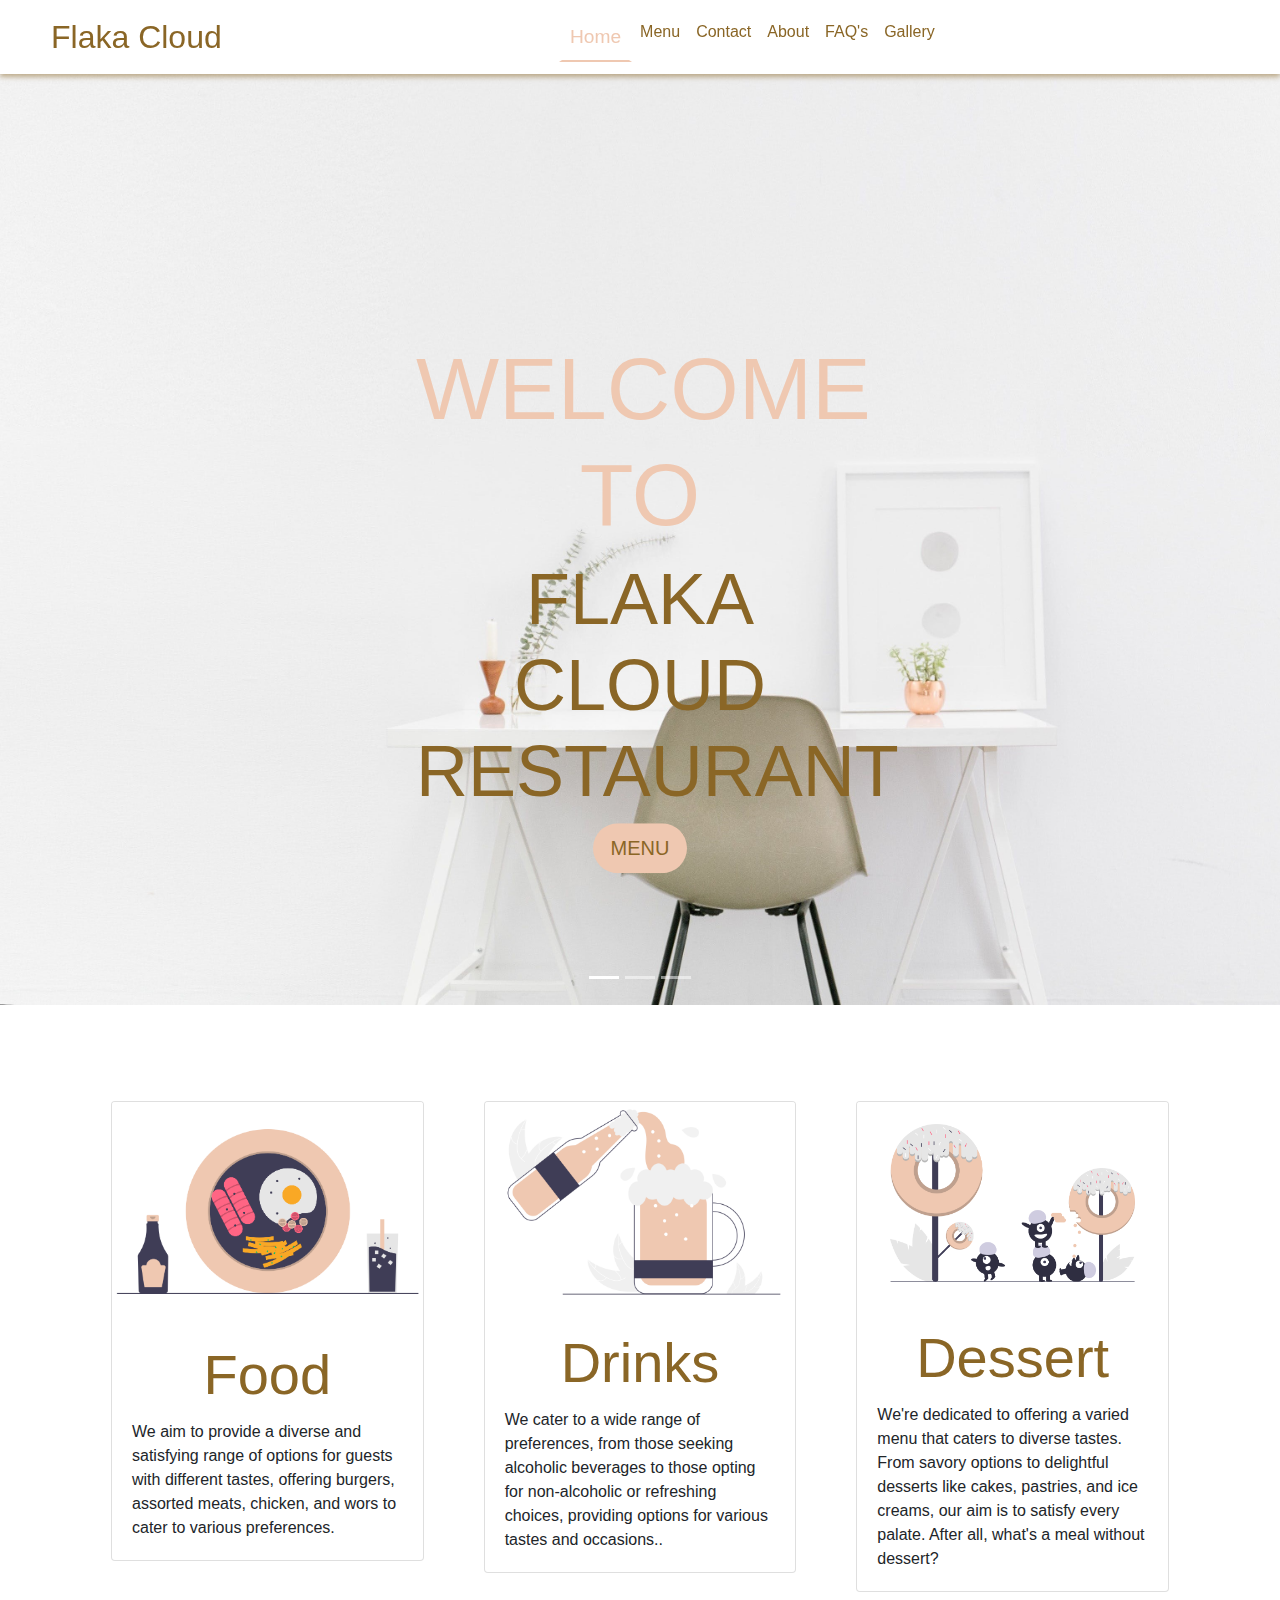
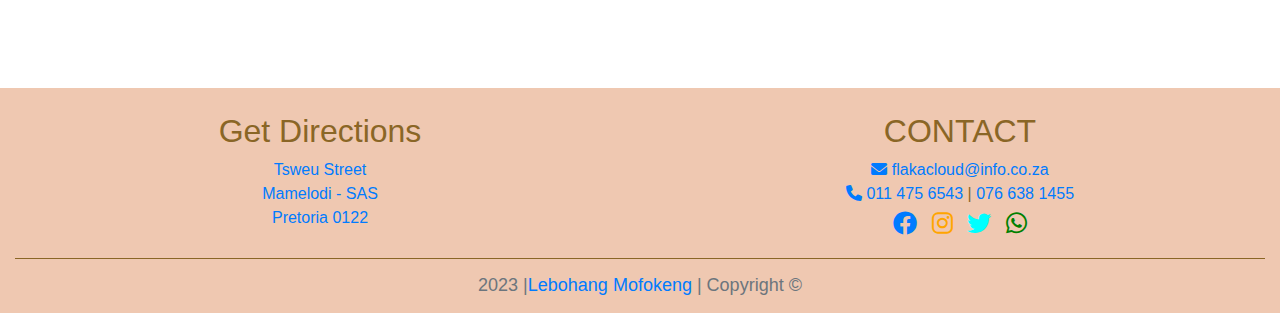
<file: index.html>
<!DOCTYPE html>
<html lang="en">
<head>
  <meta charset="UTF-8">
  <meta name="viewport" content="width=device-width, initial-scale=1.0">
  <title>Home</title>

  <link rel="stylesheet" href="https://cdnjs.cloudflare.com/ajax/libs/font-awesome/6.0.0-beta3/css/all.min.css">

  <link rel="stylesheet" href="https://cdn.jsdelivr.net/npm/bootstrap@4.0.0/dist/css/bootstrap.min.css" integrity="sha384-Gn5384xqQ1aoWXA+058RXPxPg6fy4IWvTNh0E263XmFcJlSAwiGgFAW/dAiS6JXm" crossorigin="anonymous">

  <style>
    .embed-responsive-item.custom-width {
        width: 100%; 
    }
</style>
<link rel="stylesheet" href="navlink.css">

</head>
<body>

  <nav class="navbar navbar-expand-md navbar-light sticky-top" style="background-color: white;">
    <!-- <img src="img/flaka_logo-removebg-preview.png" alt="Your Logo"> -->
    <a class="navbar-brand" style="color: #8a6626; padding-left: 35px; font-size: xx-large; display: flex; align-items: center;" href="index.html">Flaka Cloud</a>

    <button class="navbar-toggler" type="button" data-toggle="collapse" data-target="#navbarNav" aria-controls="navbarNav" aria-expanded="false" aria-label="Toggle navigation">
      <span class="navbar-toggler-icon"></span>
    </button>
    <div class="collapse navbar-collapse" id="navbarNav">
      <ul class="navbar-nav m-sm-auto" >
        <li class="nav-item ">
          <a class="nav-link active" style="color: #efc8b1;" href="index.html">Home </a>
        </li>
        <li class="nav-item">
          <a class="nav-link" href="newMenu.html">Menu</a>
        </li>
        <li class="nav-item">
          <a class="nav-link" href="contact.html">Contact</a>
          <li class="nav-item">
            <a class="nav-link" href="about_us.html">About</a>
          </li>
          <li class="nav-item">
            <a class="nav-link" href="FAQ.html">FAQ's</a>
          </li>
        </li>
        <li class="nav-item">
          <a class="nav-link " href="gallery.html">Gallery</a>
        </li>
      </ul>
    </div>
  </nav>

  <!-- Image Carousel/Slider Section -->
<div id="carouselExampleIndicators" class="carousel slide" data-ride="carousel">
    <ol class="carousel-indicators">
      <li data-target="#carouselExampleIndicators" data-slide-to="0" class="active"></li>
      <li data-target="#carouselExampleIndicators" data-slide-to="1"></li>
      <li data-target="#carouselExampleIndicators" data-slide-to="2"></li>
    </ol>
    <div class="carousel-inner" style="height: max-content;">
   
      <div class="carousel-item active">
        <img class="d-block w-100 " src="IMAGES/welcom.jpg" alt="Second slide">
        <div class="carousel-caption text-center" style="position: absolute; top: 50%; left: 50%; transform: translate(-50%, -50%);">
          <h5 class="display-2" style="color: #efc8b1; font-weight: 400; width: 100%;">WELCOME TO </h5>
          <h5 class="display-3" style="color: #8a6626; font-weight: 400;">FLAKA CLOUD RESTAURANT</h5>
          <a class="btn btn-lg" style="background-color: #efc8b1; font-weight: 500; border-width: 2px; color: #8a6626; border-radius: 25px;" href="menu.html" role="button">MENU</a>
  
        </div>
      </div>
      <div class="carousel-item">
        <img class="d-block w-100 " src="IMAGES/taste.jpg" alt="Third slide">
        <div class="carousel-caption text-center" style="position: absolute; top: 50%; left: 50%; transform: translate(-50%, -50%);">
          <h5 class="display-2" style="color: #efc8b1; font-weight: 400;">TASTE</h5>
          <h5 class="display-3" style="color: #8a6626; font-weight: 400;">LOCATED NOWHERE</h5>
          <a class="btn btn-lg" style="background-color: #efc8b1; font-weight: 500; border-width: 2px; color: #8a6626; border-radius: 25px;" href="menu.html" role="button">MENU</a>
        </div>
      </div>
  
      <div class="carousel-item">
        <img class="d-block w-100 " src="IMAGES/dine.jpg" alt="Third slide">
        <div class="carousel-caption text-center" style="position: absolute; top: 50%; left: 50%; transform: translate(-50%, -50%);">
          <h5 class="display-2" style="color: #efc8b1; font-weight: 400;">COME DINE</h5>
          <h5 class="display-3" style="color: #8a6626; font-weight: 400;"> WITH US</h5>
          <a class="btn btn-lg" style="background-color: #efc8b1; font-weight: 500; border-width: 2px; color: #8a6626; border-radius: 25px;" href="menu.html" role="button">MENU</a>
        </div>
      </div>
    </div>
  </div>


   <div class="row justify-content-center m-5 p-5">
        <div class="card-deck ">
          <div class="col-sm-4">
            <div class="card">
              <img class="card-img-top" src="IMAGES/food.png" alt="Card image cap">
              <div class="card-body">
                <h5 class="display-4 text-center card-title" style="color: #8a6626;">Food</h5>
                <p class="card-text">We aim to provide a diverse and satisfying range of options for guests with different tastes, offering burgers, assorted meats, chicken, and wors to cater to various preferences.</p>
              </div>
            </div>
            </div>

             <div class="col-sm-4">
            <div class="card">
                <img class="card-img-top" src="IMAGES/drink.png" alt="Card image cap">
                <div class="card-body">
                  <h5 class="display-4 text-center card-title" style="color: #8a6626;">Drinks</h5>
                  <p class="card-text">We cater to a wide range of preferences, from those seeking alcoholic beverages to those opting for non-alcoholic or refreshing choices, providing options for various tastes and occasions..</p>
                </div>
              </div>
            </div>

          <div class="col-sm-4">
            <div class="card">
                <img class="card-img-top" src="IMAGES/desert.png" alt="Card image cap">
                <div class="card-body">
                  <h5 class="display-4 text-center card-title" style="color: #8a6626;">Dessert</h5>
                  <p class="card-text">
                    We're dedicated to offering a varied menu that caters to diverse tastes. From savory options to delightful desserts like cakes, pastries, and ice creams, our aim is to satisfy every palate. After all, what's a meal without dessert?</p>
                </div>
              </div>
            </div>
            </div>
    </div>

  
<!-- FOOTER -->
<div class="jumbotron-fluid ">
  <div class="container-fluid" style="background-color: #efc8b1; width: 100%; height:max-content;">
    <div class="row text-center pt-4" >
      <div class="col-sm-6 ">
        
        <h5 class="display-4 " style="color: #8a6626; font-size: xx-large; font-weight: 300;">Get Directions</h5>
           <!-- Icon for address -->
          <a href="https://www.google.com/maps/dir/?api=1&destination=Tsweu+St,+Mamelodi+-+SAS,+Pretoria,+0122"
                    target="_blank"> Tsweu Street <br> Mamelodi - SAS <br> Pretoria 0122 </a>
        
      </div>
      <div class="col-sm-6 ">
        <h5 class="display-4" style="color: #8a6626; font-size: xx-large; font-weight: 300;">CONTACT</h5>
        <a href="mailto:flakacloud@info.co.za">
          <i class="fas fa-envelope"></i> flakacloud@info.co.za <br> </a>
        <a href="tel:011 475 6543">
          <i class="fas fa-phone"></i> 011 475 6543 </a> <a style="color: #8a6626;">  |  </a>
        <a href="tel:076 638 1455">
          076 638 1455</a>
          <br>
          <a href="https://www.facebook.com/flakacloud/" target="_blank" style="margin-right: 10px; font-size: 24px;"><i class="fab fa-facebook"></i></a>
          <a href="https://www.instagram.com/flakacloud/" style="margin-right: 10px; font-size: 24px; color: orange;"><i class="fab fa-instagram"></i></a>
          <a href="https://twitter.com/Leseo_Stunts/status/1385455885959503873" style="margin-right: 10px; font-size: 24px; color: aqua;"><i class="fab fa-twitter"></i></a>
          <a href="#" style="font-size: 24px; color: green;"><i class="fab fa-whatsapp"></i></a>
          
      </div>
    </div>
    <hr style="border-color: #8a6626;">
    <p class="display-4 text-center text-muted pb-3" style="color: #8a6626; font-weight: 400; font-size: large;">2023 |<a href="https://lebohangluuh.github.io/LP-Mofokeng-profile" target="_blank">Lebohang Mofokeng </a> | Copyright ©</p>
  </div>
</div>

    
    <script src="https://code.jquery.com/jquery-3.2.1.slim.min.js" integrity="sha384-KJ3o2DKtIkvYIK3UENzmM7KCkRr/rE9/Qpg6aAZGJwFDMVNA/GpGFF93hXpG5KkN" crossorigin="anonymous"></script>
    <script src="https://cdn.jsdelivr.net/npm/popper.js@1.12.9/dist/umd/popper.min.js" integrity="sha384-ApNbgh9B+Y1QKtv3Rn7W3mgPxhU9K/ScQsAP7hUibX39j7fakFPskvXusvfa0b4Q" crossorigin="anonymous"></script>
    <script src="https://cdn.jsdelivr.net/npm/bootstrap@4.0.0/dist/js/bootstrap.min.js" integrity="sha384-JZR6Spejh4U02d8jOt6vLEHfe/JQGiRRSQQxSfFWpi1MquVdAyjUar5+76PVCmYl" crossorigin="anonymous"></script>
    </body>
</html>
</file>
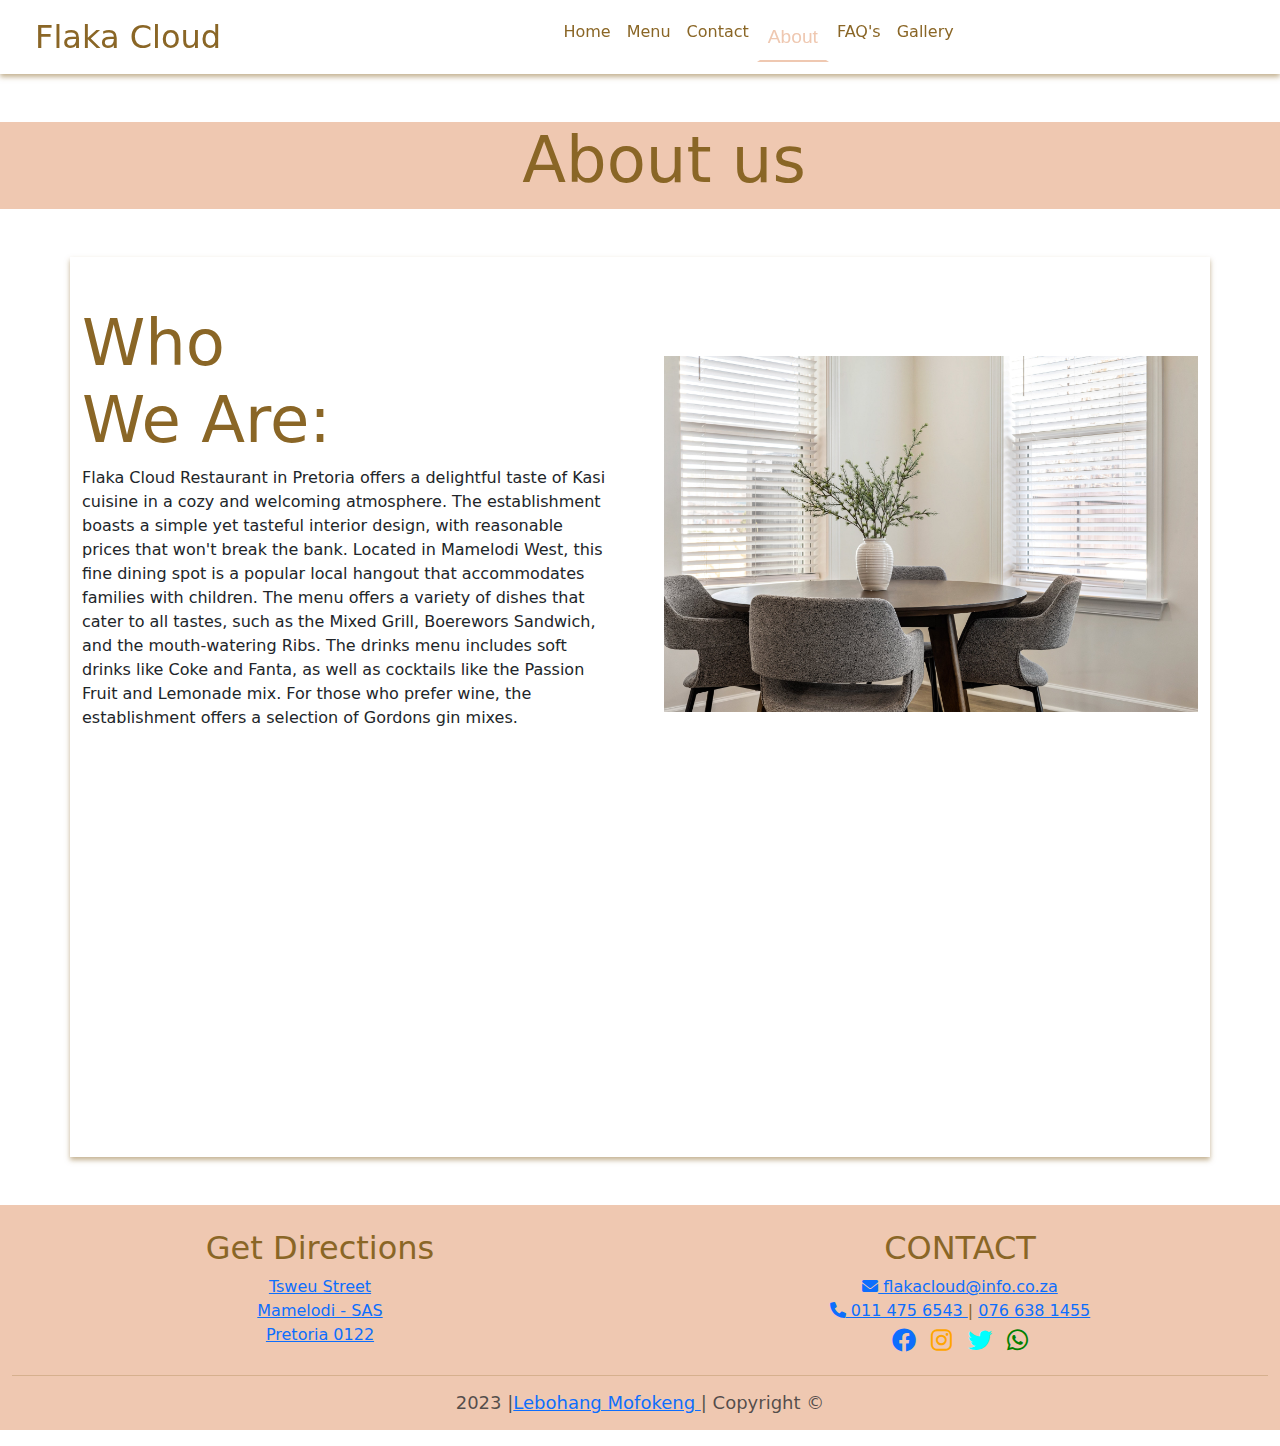
<file: about_us.html>
<!DOCTYPE html>
<html lang="en">
<head>
  <meta charset="UTF-8">
  <meta name="viewport" content="width=device-width, initial-scale=1.0">
  <title>About us</title>

  <link rel="stylesheet" href="https://cdnjs.cloudflare.com/ajax/libs/font-awesome/6.0.0-beta3/css/all.min.css">
  <link rel="stylesheet" href="https://cdn.jsdelivr.net/npm/bootstrap@4.0.0/dist/css/bootstrap.min.css" integrity="sha384-Gn5384xqQ1aoWXA+058RXPxPg6fy4IWvTNh0E263XmFcJlSAwiGgFAW/dAiS6JXm" crossorigin="anonymous">
  <link href="https://stackpath.bootstrapcdn.com/bootstrap/5.3.0/css/bootstrap.min.css" rel="stylesheet">

  <style>
    .embed-responsive-item.custom-width {
        width: 100%; 
    }
</style>
<link rel="stylesheet" href="navlink.css">

</head>
<body>

  <nav class="navbar navbar-expand-md navbar-light sticky-top" style="background-color: white;">
    <!-- <img src="img/flaka_logo-removebg-preview.png" alt="Your Logo"> -->
    <a class="navbar-brand" style="color: #8a6626; padding-left: 35px; font-size: xx-large; display: flex; align-items: center;" href="index.html">Flaka Cloud</a>

    <button class="navbar-toggler" type="button" data-toggle="collapse" data-target="#navbarNav" aria-controls="navbarNav" aria-expanded="false" aria-label="Toggle navigation">
      <span class="navbar-toggler-icon"></span>
    </button>
    <div class="collapse navbar-collapse" id="navbarNav">
      <ul class="navbar-nav m-sm-auto" >
        <li class="nav-item ">
          <a class="nav-link "  href="index.html">Home </a>
        </li>
        <li class="nav-item">
          <a class="nav-link" href="newMenu.html">Menu</a>
        </li>
        <li class="nav-item">
          <a class="nav-link" href="contact.html">Contact</a>
          <li class="nav-item">
            <a class="nav-link active" style="color: #efc8b1;" href="about_us.html">About</a>
          </li>
          <li class="nav-item">
            <a class="nav-link "  href="FAQ.html">FAQ's</a>
          </li>
        </li>
        <li class="nav-item">
          <a class="nav-link " href="gallery.html">Gallery</a>
        </li>
      </ul>
    </div>
  </nav>

<!--  -->
<h1 class="display-3 text-center mt-5 pl-5 m-0" style="color: #8a6626; background-color: #efc8b1; padding-bottom: 10px;">About us</h1>


<!--  -->
    <div class="container my-5 py-5">
        <div class="row align-items-center g-5">
            <div class="col-lg-6 text-center text-lg-start">
                <h1 class="display-3 animated slideInLeft" style="color: #8a6626;">Who<br>We Are:</h1>
                <p class="text-dark animated slideInLeft mb-4 pb-2">Flaka Cloud Restaurant in Pretoria offers a delightful taste of Kasi cuisine in a cozy and welcoming atmosphere. The establishment boasts a simple yet tasteful interior design, with reasonable prices that won't break the bank. Located in Mamelodi West, this fine dining spot is a popular local hangout that accommodates families with children.

                    The menu offers a variety of dishes that cater to all tastes, such as the Mixed Grill, Boerewors Sandwich, and the mouth-watering Ribs. The drinks menu includes soft drinks like Coke and Fanta, as well as cocktails like the Passion Fruit and Lemonade mix. For those who prefer wine, the establishment offers a selection of Gordons gin mixes.</p>
            </div>
            <div class="col-lg-6 text-center text-lg-end overflow-hidden">
                <img class="img-fluid" src="IMAGES/WELCOME.jpg" alt="">
            </div>
        </div>
    </div>

 
<!-- FOOTER -->
<div class="jumbotron-fluid pt-0">
    <div class="container-fluid" style="background-color: #efc8b1; width: 100%; height:max-content;">
      <div class="row text-center pt-4" >
        <div class="col-sm-6 ">
          
          <h5 class="display-4 " style="color: #8a6626; font-size: xx-large; font-weight: 300;">Get Directions</h5>
             <!-- Icon for address -->
            <a href="https://www.google.com/maps/dir/?api=1&destination=Tsweu+St,+Mamelodi+-+SAS,+Pretoria,+0122"
                      target="_blank"> Tsweu Street <br> Mamelodi - SAS <br> Pretoria 0122 </a>
          
        </div>
        <div class="col-sm-6 ">
          <h5 class="display-4" style="color: #8a6626; font-size: xx-large; font-weight: 300;">CONTACT</h5>
          <a href="mailto:flakacloud@info.co.za">
            <i class="fas fa-envelope"></i> flakacloud@info.co.za <br> </a>
          <a href="tel:011 475 6543">
            <i class="fas fa-phone"></i> 011 475 6543 </a> <a style="color: #8a6626;">  |  </a>
          <a href="tel:076 638 1455">
            076 638 1455</a>
            <br>
            <a href="https://www.facebook.com/flakacloud/" target="_blank" style="margin-right: 10px; font-size: 24px;"><i class="fab fa-facebook"></i></a>
            <a href="https://www.instagram.com/flakacloud/" style="margin-right: 10px; font-size: 24px; color: orange;"><i class="fab fa-instagram"></i></a>
            <a href="https://twitter.com/Leseo_Stunts/status/1385455885959503873" style="margin-right: 10px; font-size: 24px; color: aqua;"><i class="fab fa-twitter"></i></a>
            <a href="#" style="font-size: 24px; color: green;"><i class="fab fa-whatsapp"></i></a>
            
        </div>
      </div>
      <hr style="border-color: #8a6626;">
      <p class="display-4 text-center text-muted pb-3" style="color: #8a6626; font-weight: 400; font-size: large;">2023 |<a href="https://lebohangluuh.github.io/LP-Mofokeng-profile" target="_blank">Lebohang Mofokeng </a> | Copyright ©</p>
    </div>
  </div>

      <script src="https://code.jquery.com/jquery-3.2.1.slim.min.js" integrity="sha384-KJ3o2DKtIkvYIK3UENzmM7KCkRr/rE9/Qpg6aAZGJwFDMVNA/GpGFF93hXpG5KkN" crossorigin="anonymous"></script>
      <script src="https://cdn.jsdelivr.net/npm/popper.js@1.12.9/dist/umd/popper.min.js" integrity="sha384-ApNbgh9B+Y1QKtv3Rn7W3mgPxhU9K/ScQsAP7hUibX39j7fakFPskvXusvfa0b4Q" crossorigin="anonymous"></script>
      <script src="https://cdn.jsdelivr.net/npm/bootstrap@4.0.0/dist/js/bootstrap.min.js" integrity="sha384-JZR6Spejh4U02d8jOt6vLEHfe/JQGiRRSQQxSfFWpi1MquVdAyjUar5+76PVCmYl" crossorigin="anonymous"></script>
      </body>
  </html>
</file>
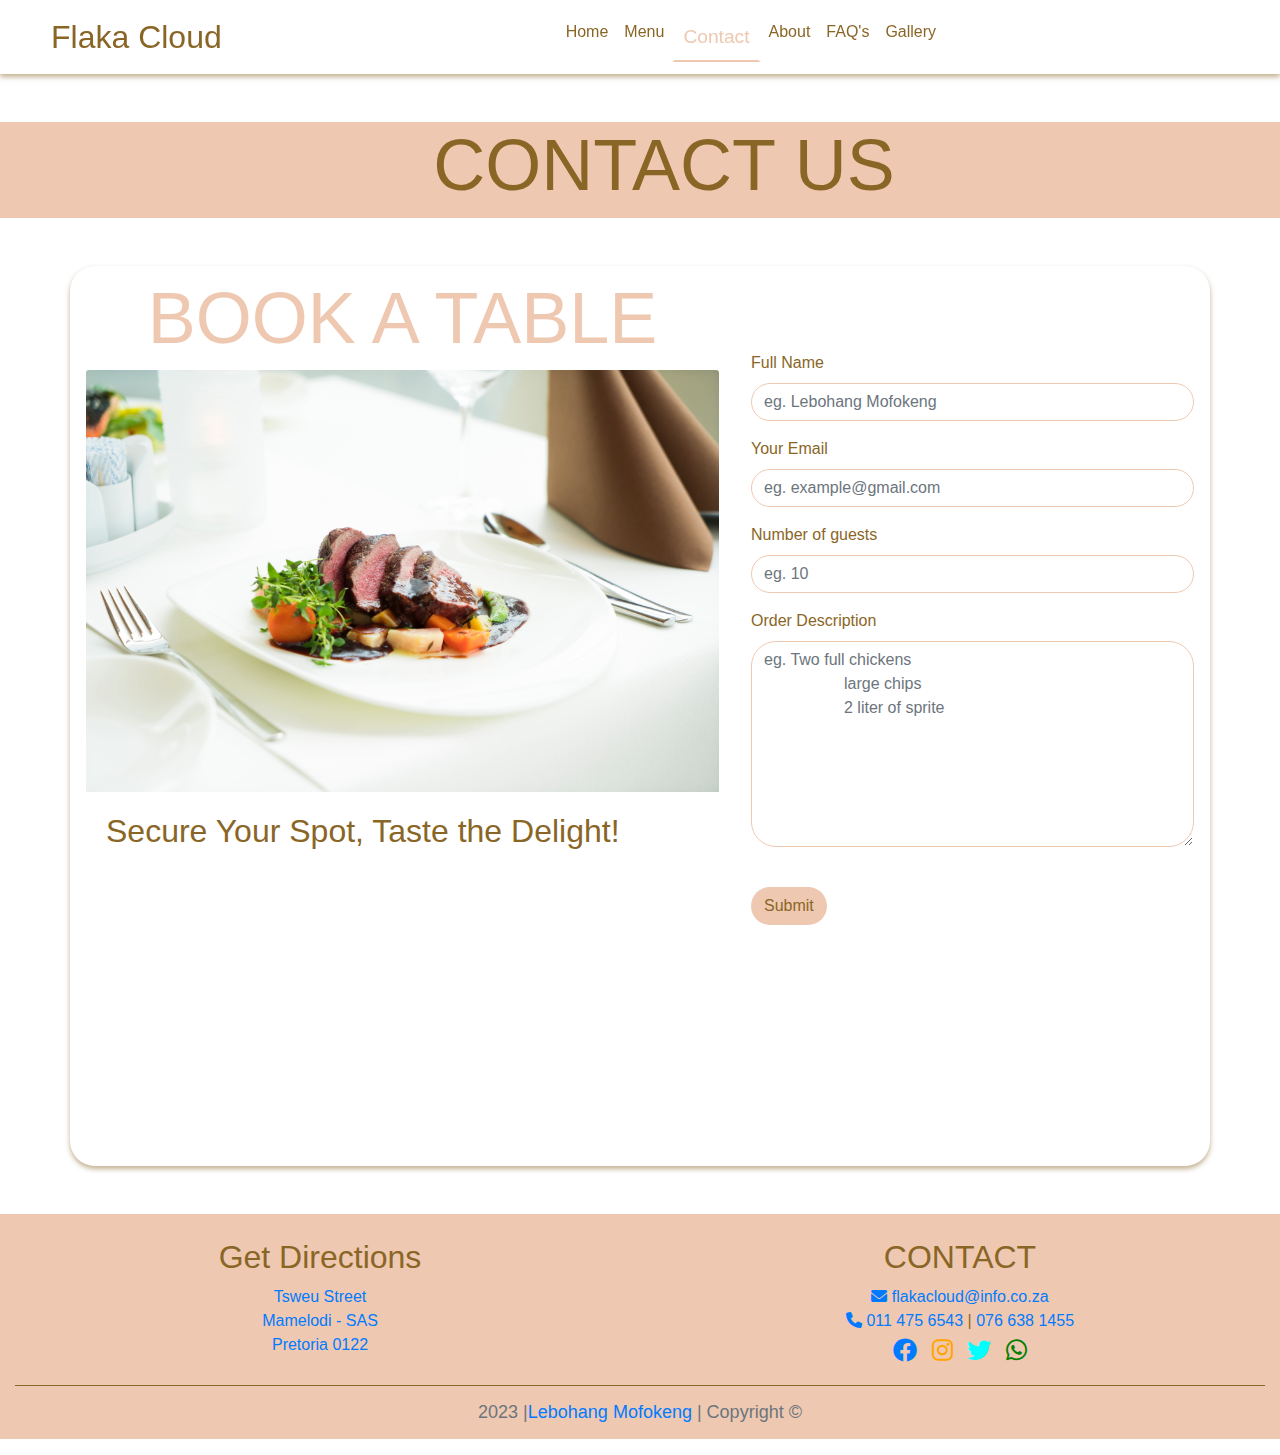
<file: contact.html>
<!DOCTYPE html>
<html lang="en">
<head>
  <meta charset="UTF-8">
  <meta name="viewport" content="width=device-width, initial-scale=1.0">
  <title>Contact</title>

  <link rel="stylesheet" href="https://cdnjs.cloudflare.com/ajax/libs/font-awesome/6.0.0-beta3/css/all.min.css">

  <link rel="stylesheet" href="https://cdn.jsdelivr.net/npm/bootstrap@4.0.0/dist/css/bootstrap.min.css" integrity="sha384-Gn5384xqQ1aoWXA+058RXPxPg6fy4IWvTNh0E263XmFcJlSAwiGgFAW/dAiS6JXm" crossorigin="anonymous">

  <style>
    .embed-responsive-item.custom-width {
        width: 100%; 
    }
</style>
<link rel="stylesheet" href="navlink.css">

</head>
<body>

  <nav class="navbar navbar-expand-md navbar-light sticky-top" style="background-color: white;">
    <!-- <img src="img/flaka_logo-removebg-preview.png" alt="Your Logo"> -->
    <a class="navbar-brand" style="color: #8a6626; padding-left: 35px; font-size: xx-large; display: flex; align-items: center;" href="index.html">Flaka Cloud</a>

    <button class="navbar-toggler" type="button" data-toggle="collapse" data-target="#navbarNav" aria-controls="navbarNav" aria-expanded="false" aria-label="Toggle navigation">
      <span class="navbar-toggler-icon"></span>
    </button>
    <div class="collapse navbar-collapse" id="navbarNav">
      <ul class="navbar-nav m-sm-auto" >
        <li class="nav-item ">
          <a class="nav-link " href="index.html">Home </a>
        </li>
        <li class="nav-item">
          <a class="nav-link" href="newMenu.html">Menu</a>
        </li>
        <li class="nav-item">
          <a class="nav-link active" style="color: #efc8b1;" href="contact.html">Contact</a>
          <li class="nav-item">
            <a class="nav-link" href="about_us.html">About</a>
          </li>
          <li class="nav-item">
            <a class="nav-link" href="FAQ.html">FAQ's</a>
          </li>
        </li>
        <li class="nav-item">
          <a class="nav-link " href="gallery.html">Gallery</a>
        </li>
      </ul>
    </div>
  </nav>
<!--  -->

<h1 class="display-3 text-center mt-5 pl-5 m-0" style="color: #8a6626; background-color: #efc8b1; padding-bottom: 10px;">CONTACT US</h1>

<section class="bg-section">
    <div class="container mt-5 mb-5" style=" border-radius: 25px; border-color: #8a6626;">
        <div class="row py-2">
        <div class="col-md-7">
            <div class="card" style="border-color: white;" >
                <h4 class="display-3 text-center" style="color: #efc8b1;">BOOK A TABLE</h4>
                <img src="IMAGES/dine.jpg" class="card-img-top" alt="...">
                <div class="card-body">
                  <h5 class="card-title display-4" style="color: #8a6626; font-size: xx-large;">Secure Your Spot,
                    Taste the Delight!</h5>
                </div>
              </div>
        </div>
        <div class="col-md-5">
            <div class="card" style="border-color: white;">
              <div class="mb-3">
                <h4 class="display-4 text-center" style="color: #fff;">BOOK A TABLE</h4>
                <label for="fullName" style="color: #8a6626;" class="form-label">Full Name</label>
                <input type="text" style="border-radius: 25px; border-color: #efc8b1;" placeholder="eg. Lebohang Mofokeng" class="form-control" id="fullName" required>
              </div>
              <div class="mb-3">
                <label for="email" style="color: #8a6626;" class="form-label">Your Email</label>
                <input type="email" style="border-radius: 25px; border-color: #efc8b1;" placeholder="eg. example@gmail.com" class="form-control" id="email" required>
              </div>
              <div class="mb-3">
                <label for="guestCount" style="color: #8a6626;" class="form-label">Number of guests</label>
                <input type="number" style="border-radius: 25px; border-color: #efc8b1;" placeholder="eg. 10" class="form-control" id="guestCount" required>
              </div>
              <div class="mb-3">
                <label for="orderDescription" style="color: #8a6626;" class="form-label">Order Description</label>
                <textarea type="text" class="form-control" required style="border-radius: 25px; border-color: #efc8b1;" placeholder="eg. Two full chickens 
                  large chips
                  2 liter of sprite" id="orderDescription" rows="8"></textarea>
              </div>
              <div class="mb-3">
                <button class="btn mt-4" style="background-color: #efc8b1; color: #8a6626; border-radius: 25px;" onclick="validateForm()">Submit</button>
              </div>
            </div>
          </div>
          
      </div>
    </div>
  </section>

<!-- FOOTER -->
<div class="jumbotron-fluid pt-0">
    <div class="container-fluid" style="background-color: #efc8b1; width: 100%; height:max-content;">
      <div class="row text-center pt-4" >
        <div class="col-sm-6 ">
          
          <h5 class="display-4 " style="color: #8a6626; font-size: xx-large; font-weight: 300;">Get Directions</h5>
            <a href="https://www.google.com/maps/dir/?api=1&destination=Tsweu+St,+Mamelodi+-+SAS,+Pretoria,+0122"
                      target="_blank"> Tsweu Street <br> Mamelodi - SAS <br> Pretoria 0122 </a>
          
        </div>
        <div class="col-sm-6 ">
          <h5 class="display-4" style="color: #8a6626; font-size: xx-large; font-weight: 300;">CONTACT</h5>
          <a href="mailto:flakacloud@info.co.za">
            <i class="fas fa-envelope"></i> flakacloud@info.co.za <br> </a>
          <a href="tel:011 475 6543">
            <i class="fas fa-phone"></i> 011 475 6543 </a> <a style="color: #8a6626;">  |  </a>
          <a href="tel:076 638 1455">
            076 638 1455</a>
            <br>
            <a href="https://www.facebook.com/flakacloud/" target="_blank" style="margin-right: 10px; font-size: 24px;"><i class="fab fa-facebook"></i></a>
            <a href="https://www.instagram.com/flakacloud/" style="margin-right: 10px; font-size: 24px; color: orange;"><i class="fab fa-instagram"></i></a>
            <a href="https://twitter.com/Leseo_Stunts/status/1385455885959503873" style="margin-right: 10px; font-size: 24px; color: aqua;"><i class="fab fa-twitter"></i></a>
            <a href="#" style="font-size: 24px; color: green;"><i class="fab fa-whatsapp"></i></a>
            
        </div>
      </div>
      <hr style="border-color: #8a6626;">
      <p class="display-4 text-center text-muted pb-3" style="color: #8a6626; font-weight: 400; font-size: large;">2023 |<a href="https://lebohangluuh.github.io/LP-Mofokeng-profile" target="_blank">Lebohang Mofokeng </a> | Copyright ©</p>
    </div>
  </div>
  
  <script src="contact.js"></script>
      
      <script src="https://code.jquery.com/jquery-3.2.1.slim.min.js" integrity="sha384-KJ3o2DKtIkvYIK3UENzmM7KCkRr/rE9/Qpg6aAZGJwFDMVNA/GpGFF93hXpG5KkN" crossorigin="anonymous"></script>
      <script src="https://cdn.jsdelivr.net/npm/popper.js@1.12.9/dist/umd/popper.min.js" integrity="sha384-ApNbgh9B+Y1QKtv3Rn7W3mgPxhU9K/ScQsAP7hUibX39j7fakFPskvXusvfa0b4Q" crossorigin="anonymous"></script>
      <script src="https://cdn.jsdelivr.net/npm/bootstrap@4.0.0/dist/js/bootstrap.min.js" integrity="sha384-JZR6Spejh4U02d8jOt6vLEHfe/JQGiRRSQQxSfFWpi1MquVdAyjUar5+76PVCmYl" crossorigin="anonymous"></script>
      </body>
  </html>
</file>
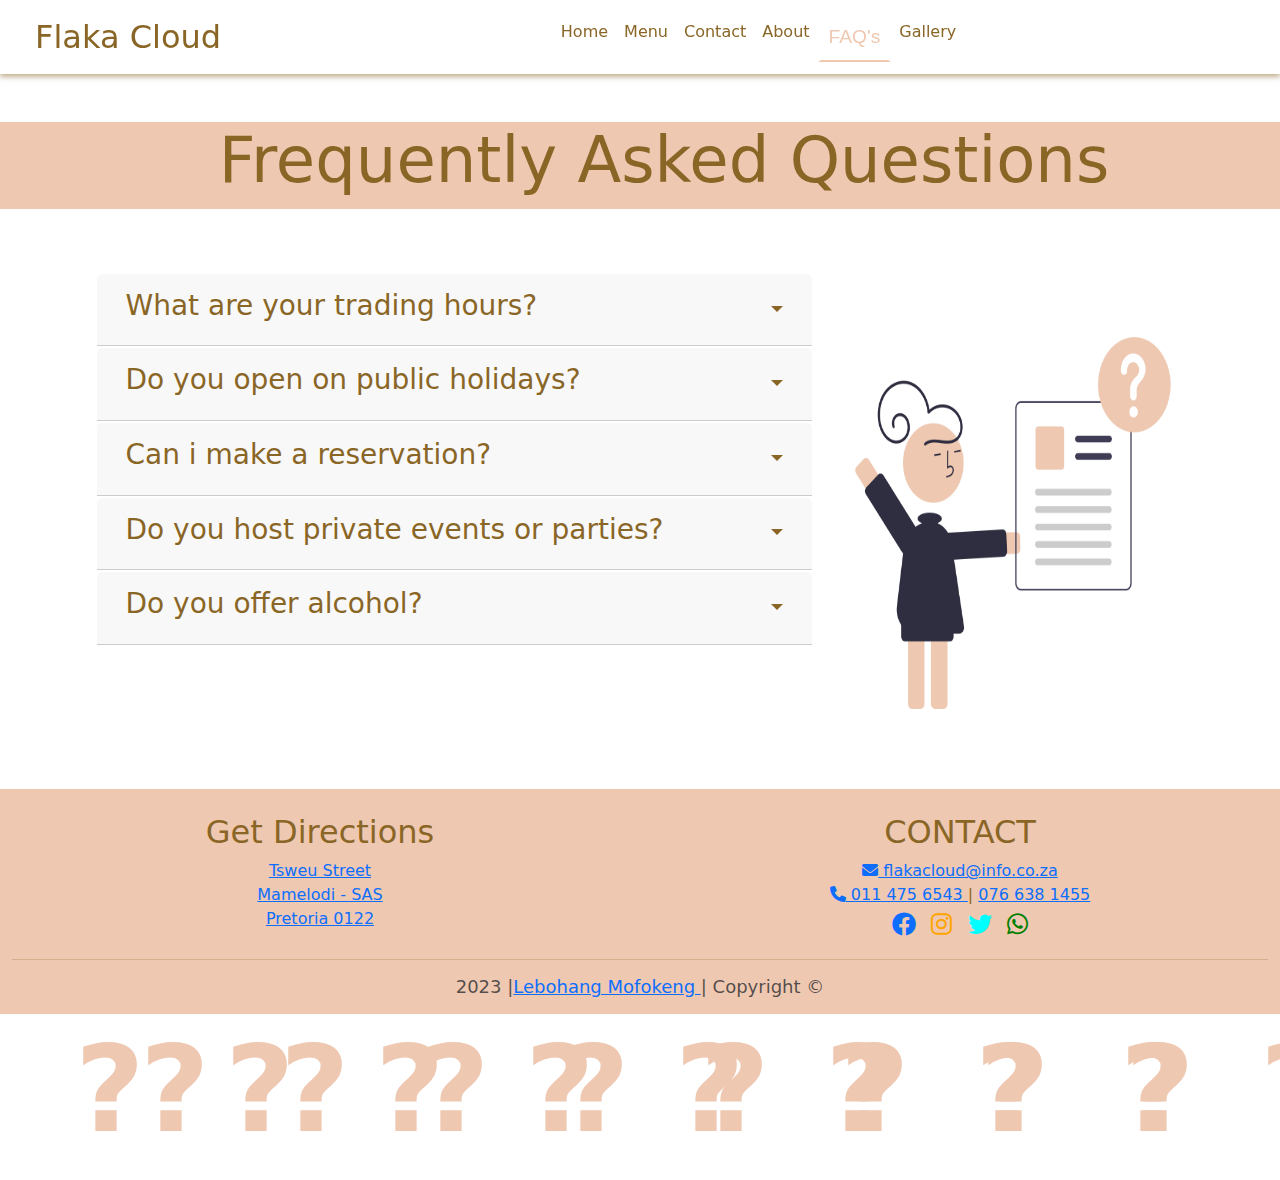
<file: FAQ.html>
<!DOCTYPE html>
<html lang="en">
<head>
  <meta charset="UTF-8">
  <meta name="viewport" content="width=device-width, initial-scale=1.0">
  <title>FAQ</title>

  <link rel="stylesheet" href="https://cdnjs.cloudflare.com/ajax/libs/font-awesome/6.0.0-beta3/css/all.min.css">
  <link rel="stylesheet" href="https://cdn.jsdelivr.net/npm/bootstrap@4.0.0/dist/css/bootstrap.min.css" integrity="sha384-Gn5384xqQ1aoWXA+058RXPxPg6fy4IWvTNh0E263XmFcJlSAwiGgFAW/dAiS6JXm" crossorigin="anonymous">
  <link href="https://stackpath.bootstrapcdn.com/bootstrap/5.3.0/css/bootstrap.min.css" rel="stylesheet">

  <style>
    .embed-responsive-item.custom-width {
        width: 100%; 
    }
</style>
<link rel="stylesheet" href="navlink.css">

</head>
<body>

  <nav class="navbar navbar-expand-md navbar-light sticky-top" style="background-color: white;">
    <!-- <img src="img/flaka_logo-removebg-preview.png" alt="Your Logo"> -->
    <a class="navbar-brand" style="color: #8a6626; padding-left: 35px; font-size: xx-large; display: flex; align-items: center;" href="index.html">Flaka Cloud</a>

    <button class="navbar-toggler" type="button" data-toggle="collapse" data-target="#navbarNav" aria-controls="navbarNav" aria-expanded="false" aria-label="Toggle navigation">
      <span class="navbar-toggler-icon"></span>
    </button>
    <div class="collapse navbar-collapse" id="navbarNav">
      <ul class="navbar-nav m-sm-auto" >
        <li class="nav-item ">
          <a class="nav-link "  href="index.html">Home </a>
        </li>
        <li class="nav-item">
          <a class="nav-link" href="newMenu.html">Menu</a>
        </li>
        <li class="nav-item">
          <a class="nav-link" href="contact.html">Contact</a>
          <li class="nav-item">
            <a class="nav-link" href="about_us.html">About</a>
          </li>
          <li class="nav-item">
            <a class="nav-link active" style="color: #efc8b1;" href="FAQ.html">FAQ's</a>
          </li>
        </li>
        <li class="nav-item">
          <a class="nav-link " href="gallery.html">Gallery</a>
        </li>
      </ul>
    </div>
  </nav>

<!--  -->
<h1 class="display-3 text-center mt-5 pl-5 m-0" style="color: #8a6626; background-color: #efc8b1; padding-bottom: 10px;">Frequently Asked Questions</h1>

<div class="d-flex justify-content-center">
<div class="row py-3 mt-5">
      <div class="col-md-8 first_col mb-5">
        <div id="accordion">
          <!-- First Card -->
          <div class="card" style="background-color: transparent; border-color: transparent;">
            <div class="card-header" style="align-items:center;" id="headingOne">
              
              <div style="display: flex;">
                <button class="btn collapsed text-left" style="width: 100%; background-color: transparent;" data-toggle="collapse" data-target="#collapseOne" aria-expanded="false" aria-controls="collapseOne">
                  <h5 class="mb-0" style="display: flex; justify-content: space-between; align-items: center;">
                    <div><h3 style="color: #8a6626; font-style: none; font-weight: 300;">What are your trading hours?</h3></div>
                    <div style="display: flex; align-items: center;">
                      <i class="fas dropdown-toggle" style="color: #8a6626;"></i>
                    </div>
                  </h5>
                </button>
              </div>

            </div>
            <div id="collapseOne" style="background-color: #efc8b1; color: #8a6626;" class="collapse" aria-labelledby="headingOne" data-parent="#accordion">
              <div class="card-body">
                Sun - Thur 10:00 - 20:00
                Fri - Sat 10:00 - 21:00
              </div>
            </div>
          </div>
          <!-- Second Card -->
          <div class="card" style="background-color: transparent; border-color: transparent;">
            <div class="card-header" id="headingTwo">
              <div style="display: flex;">
                <button class="btn collapsed text-left" style="width: 100%; background-color: transparent;" data-toggle="collapse" data-target="#collapseTwo" aria-expanded="false" aria-controls="collapseTwo">
                  <h5 class="mb-0" style="display: flex; justify-content: space-between; align-items: center;">
              <div><h3 style="color: #8a6626; font-style: none; font-weight: 300;">Do you open on public holidays?</h3></div>
             <div style="display: flex; align-items: center;">
                <i class="fas dropdown-toggle" style="color: #8a6626;"></i>
           </div>
                   </h5>
                </button>
            </div>
          </div>  
            <div id="collapseTwo" style="background-color: #efc8b1; color: #8a6626;" class="collapse" aria-labelledby="headingTwo" data-parent="#accordion">
              <div class="card-body">
                YES, we open on most public holidays.
                , its a good idea to check our social pages or contact us in advance to confirm our opening hours.
              </div>
            </div>
          </div>
          <!-- Third Card -->
          <div class="card" style="background-color: transparent; border-color: transparent;">
            <div class="card-header" id="headingThree">
              <div style="display: flex;">
                <button class="btn collapsed text-left" style="width: 100%; background-color: transparent;" data-toggle="collapse" data-target="#collapseThree" aria-expanded="false" aria-controls="collapseThree">
                  <h5 class="mb-0" style="display: flex; justify-content: space-between; align-items: center;">
                    <div><h3 style="color: #8a6626; font-style: none; font-weight: 300;">Can i make a reservation?</h3></div>
                    <div style="display: flex; align-items: center;">
                      <i class="fas dropdown-toggle" style="color: #8a6626;"></i>
                 </div>
               </h5>
              </button>
            </div>
            </div>
            <div id="collapseThree" style="background-color: #efc8b1; color: #8a6626;" class="collapse" aria-labelledby="headingThree" data-parent="#accordion">
              <div class="card-body">
                Absolutely, we encourage making reservation to ensure we can accomodate you,
                you can reserve a table online or by calling us.
              </div>
            </div>
          </div>
          <!-- Fourth Card -->
          <div class="card" style="background-color: transparent; border-color: transparent;">
            <div class="card-header" id="headingFour">
              <div style="display: flex;">
                <button class="btn collapsed text-left" style="width: 100%; background-color: transparent;" data-toggle="collapse" data-target="#collapseFour" aria-expanded="false" aria-controls="collapseFour">
              <h5 class="mb-0" style="display: flex; justify-content: space-between; align-items: center;">
                <div><h3 style="color: #8a6626; font-style: none; font-weight: 300;">Do you host private events or parties?</h3></div>
                <div style="display: flex; align-items: center;">
                  <i class="fas dropdown-toggle" style="color: #8a6626;"></i>
                </div>
              </h5>
            </button>
            </div>
            </div>
            <div id="collapseFour" style="background-color: #efc8b1; color: #8a6626;" class="collapse" aria-labelledby="headingFour" data-parent="#accordion">
              <div class="card-body" >
                YES, Whether its a special celebration, corprate gathering, or any other event.
              </div>
            </div>
          </div>
          <!-- Fifth Card -->
          <div class="card" style="background-color: transparent; border-color: transparent;">
            <div class="card-header" id="headingFive">
              <div style="display: flex;">
              <button class="btn collapsed text-left" style="width: 100%; background-color: transparent;" data-toggle="collapse" data-target="#collapseFive" aria-expanded="false" aria-controls="collapseFive">
              <h5 class="mb-0" style="display: flex; justify-content: space-between; align-items: center;">
                <div><h3 style="color: #8a6626; font-style: none; font-weight: 300;">Do you offer alcohol?</h3></div>
                <div style="display: flex; align-items: center;">
                  <i class="fas dropdown-toggle" style="color: #8a6626;"></i>
                </div>
            </h5>
          </button>
        </div>
        </div>
            <div id="collapseFive" style="background-color: #efc8b1; color: #8a6626;" class="collapse" aria-labelledby="headingFive" data-parent="#accordion">
              <div class="card-body">
               <p> YES, We do offer a selectin of alcoholic beverages for our customers to enjoy.
                We have a variety of options to compliment your dining experince.</p>
              </div>
            </div>
          </div>
      </div>
      
      </div>
      <div class="col-md-4 sec_col" style="z-index: -1;">
          <img src="IMAGES/Qs.png" class="img-fluid" style="height: 500px;">
      </div>
</div>
</div>

<!-- background -->

  <ul class="shapes">
      <li style="--i:1">?</li>
      <li style="--i:2">?</li>
      <li style="--i:3">?</li>
      <li style="--i:4">?</li>
      <li style="--i:5">?</li>
      <li style="--i:6">?</li>
      <li style="--i:7">?</li>
      <li style="--i:8">?</li>
      <li style="--i:9">?</li>
      <li style="--i:10">?</li>
      <li style="--i:11">?</li>
      <li style="--i:12">?</li>
      <li style="--i:13">?</li>
      <li style="--i:14">?</li>
      <li style="--i:15">?</li>
      <li style="--i:16">?</li>
      <li style="--i:17">?</li>
      <li style="--i:18">?</li>
      <li style="--i:19">?</li>
      <li style="--i:20">?</li>
      
  </ul>

<!-- FOOTER -->
<div class="jumbotron-fluid pt-0">
    <div class="container-fluid" style="background-color: #efc8b1; width: 100%; height:max-content;">
      <div class="row text-center pt-4" >
        <div class="col-sm-6 ">
          
          <h5 class="display-4 " style="color: #8a6626; font-size: xx-large; font-weight: 300;">Get Directions</h5>
             <!-- Icon for address -->
            <a href="https://www.google.com/maps/dir/?api=1&destination=Tsweu+St,+Mamelodi+-+SAS,+Pretoria,+0122"
                      target="_blank"> Tsweu Street <br> Mamelodi - SAS <br> Pretoria 0122 </a>
          
        </div>
        <div class="col-sm-6 ">
          <h5 class="display-4" style="color: #8a6626; font-size: xx-large; font-weight: 300;">CONTACT</h5>
          <a href="mailto:flakacloud@info.co.za">
            <i class="fas fa-envelope"></i> flakacloud@info.co.za <br> </a>
          <a href="tel:011 475 6543">
            <i class="fas fa-phone"></i> 011 475 6543 </a> <a style="color: #8a6626;">  |  </a>
          <a href="tel:076 638 1455">
            076 638 1455</a>
            <br>
            <a href="https://www.facebook.com/flakacloud/" target="_blank" style="margin-right: 10px; font-size: 24px;"><i class="fab fa-facebook"></i></a>
            <a href="https://www.instagram.com/flakacloud/" style="margin-right: 10px; font-size: 24px; color: orange;"><i class="fab fa-instagram"></i></a>
            <a href="https://twitter.com/Leseo_Stunts/status/1385455885959503873" style="margin-right: 10px; font-size: 24px; color: aqua;"><i class="fab fa-twitter"></i></a>
            <a href="#" style="font-size: 24px; color: green;"><i class="fab fa-whatsapp"></i></a>
            
        </div>
      </div>
      <hr style="border-color: #8a6626;">
      <p class="display-4 text-center text-muted pb-3" style="color: #8a6626; font-weight: 400; font-size: large;">2023 |<a href="https://lebohangluuh.github.io/LP-Mofokeng-profile" target="_blank">Lebohang Mofokeng </a> | Copyright ©</p>
    </div>
  </div>

      <script src="https://code.jquery.com/jquery-3.2.1.slim.min.js" integrity="sha384-KJ3o2DKtIkvYIK3UENzmM7KCkRr/rE9/Qpg6aAZGJwFDMVNA/GpGFF93hXpG5KkN" crossorigin="anonymous"></script>
      <script src="https://cdn.jsdelivr.net/npm/popper.js@1.12.9/dist/umd/popper.min.js" integrity="sha384-ApNbgh9B+Y1QKtv3Rn7W3mgPxhU9K/ScQsAP7hUibX39j7fakFPskvXusvfa0b4Q" crossorigin="anonymous"></script>
      <script src="https://cdn.jsdelivr.net/npm/bootstrap@4.0.0/dist/js/bootstrap.min.js" integrity="sha384-JZR6Spejh4U02d8jOt6vLEHfe/JQGiRRSQQxSfFWpi1MquVdAyjUar5+76PVCmYl" crossorigin="anonymous"></script>
      </body>
  </html>
</file>
<file: navlink.css>
@import url('https://fonts.googleapis.com/css2?family=Poppins:wght@600&display=swap');

.navbar .nav-item .active {
    border-bottom: #efc8b1;
    border-width: 2px;
    border-top: transparent;
    border-left: transparent;
    border-right: transparent;
    border-style: solid;
    font-size: larger;
    font-family: Arial, Helvetica, sans-serif;
  }

  .navbar .nav-item .nav-link {
    color: #8a6626; 
   
  }

  .navbar {
    box-shadow: 0 3px 5px rgba(138, 102, 38, 0.5);
  }

  .container {
    box-shadow: 0 3px 5px rgba(138, 102, 38, 0.5);
}
@media (max-width: 768px) {
  .carousel-item h5 {
    font-size: 1.2rem; 
  }

  .first_col {
    position: initial;
    left: 0 !important;
}

.sec_col {
    order: 1 !important;
}
}

/* FAQs */
.container {
  height: 100vh;
  width: 100%;
  position: relative;
  overflow: hidden;
}

.shapes {
  list-style: none;
  padding: 0;
  margin: 0;
}

.shapes li {
  position: absolute;
  bottom: -280px;
  z-index: -1;
  animation: animate 8s linear infinite;
  font-size: 120px; 
  color: #efc8b1; 
  font-weight: bold;
}


.shapes li:nth-child(even) {
  left: calc(70px * var(--i));
  animation-delay: calc(3s * var(--i));
  animation-duration: calc(1.1s * var(--i) + 9s);
}

.shapes li:nth-child(odd) {
  left: calc(75px * var(--i));
  animation-delay: calc(1.2s * var(--i));
  animation-duration: calc(2s * var(--i) + 6s);
}

.shapes li:nth-child(3n) {
  animation-delay: calc(1.2s * (21 - var(--i)));
  animation-duration: calc(1.6s * (21 - var(--i)) + 4s);
}

.shapes li:not(:nth-child(3n)) {
  animation-duration: calc(1.2s * var(-i) + 8s);
}

@keyframes animate {
  0% {
    transform: translateY(0px) rotate(0deg);
    opacity: 1;
  }
  100% {
    transform: translateY(-1000px) rotate(360deg);
    opacity: 0;
  }
}

/* about */
#spinner {
  opacity: 0;
  visibility: hidden;
  transition: opacity .5s ease-out, visibility 0s linear .5s;
  z-index: 99999;
}

#spinner.show {
  transition: opacity .5s ease-out, visibility 0s linear 0s;
  visibility: visible;
  opacity: 1;
}

/*** Hero Header ***/
.hero-header {
  background: linear-gradient(rgba(15, 23, 43, .9), rgba(15, 23, 43, .9)), url(../img/bg-hero.jpg);
  background-position: center center;
  background-repeat: no-repeat;
  background-size: cover;
}

.hero-header img {
  animation: imgRotate 50s linear infinite;
}

@keyframes imgRotate { 
  100% { 
      transform: rotate(360deg); 
  } 
}

.breadcrumb-item + .breadcrumb-item::before {
  color: rgba(255, 255, 255, .5);
}

/*** Section Title ***/
.section-title {
  position: relative;
  display: inline-block;
}

.section-title::before {
  position: absolute;
  content: "";
  width: 45px;
  height: 2px;
  top: 50%;
  left: -55px;
  margin-top: -1px;
  background: var(--primary);
}

.section-title::after {
  position: absolute;
  content: "";
  width: 45px;
  height: 2px;
  top: 50%;
  right: -55px;
  margin-top: -1px;
  background: var(--primary);
}

.section-title.text-start::before,
.section-title.text-end::after {
  display: none;
}


/* gallery */
.grid-gallery {
  width: 100%;
  max-width: 1200px;
  margin: 0 auto;
  padding: 50px 20px;
  display: grid;
  grid-template-columns: repeat(auto-fit, minmax(250px, 1fr));
  grid-auto-rows: 250px;
  grid-auto-flow: dense;
  grid-gap: 20px;
}

.grid-gallery .grid-item {
  position: relative;
  background-color: #efc8b1;
  overflow: hidden;
}

.grid-gallery .grid-item img {
  width: 100%;
  height: 100%;
  object-fit: cover;
  transition: transform 0.5s cubic-bezier(0.165, 0.84, 0.44, 1);
}

.grid-gallery .grid-item:hover img {
  transform: scale(1.1);
}

.grid-gallery .grid-item a {
  cursor: zoom-in;
}

.grid-gallery .grid-item:nth-child(3n - 2) {
  grid-column: span 2;
  grid-row: span 2;
}

@media (max-width: 768px) {
  .grid-gallery {
    grid-template-columns: repeat(auto-fit, minmax(250px, 1fr));
    grid-auto-rows: 250px;
  }

  .grid-gallery .grid-item:nth-child(3n - 2) {
    grid-column: unset;
    grid-row: unset;
  }
}
</file>
